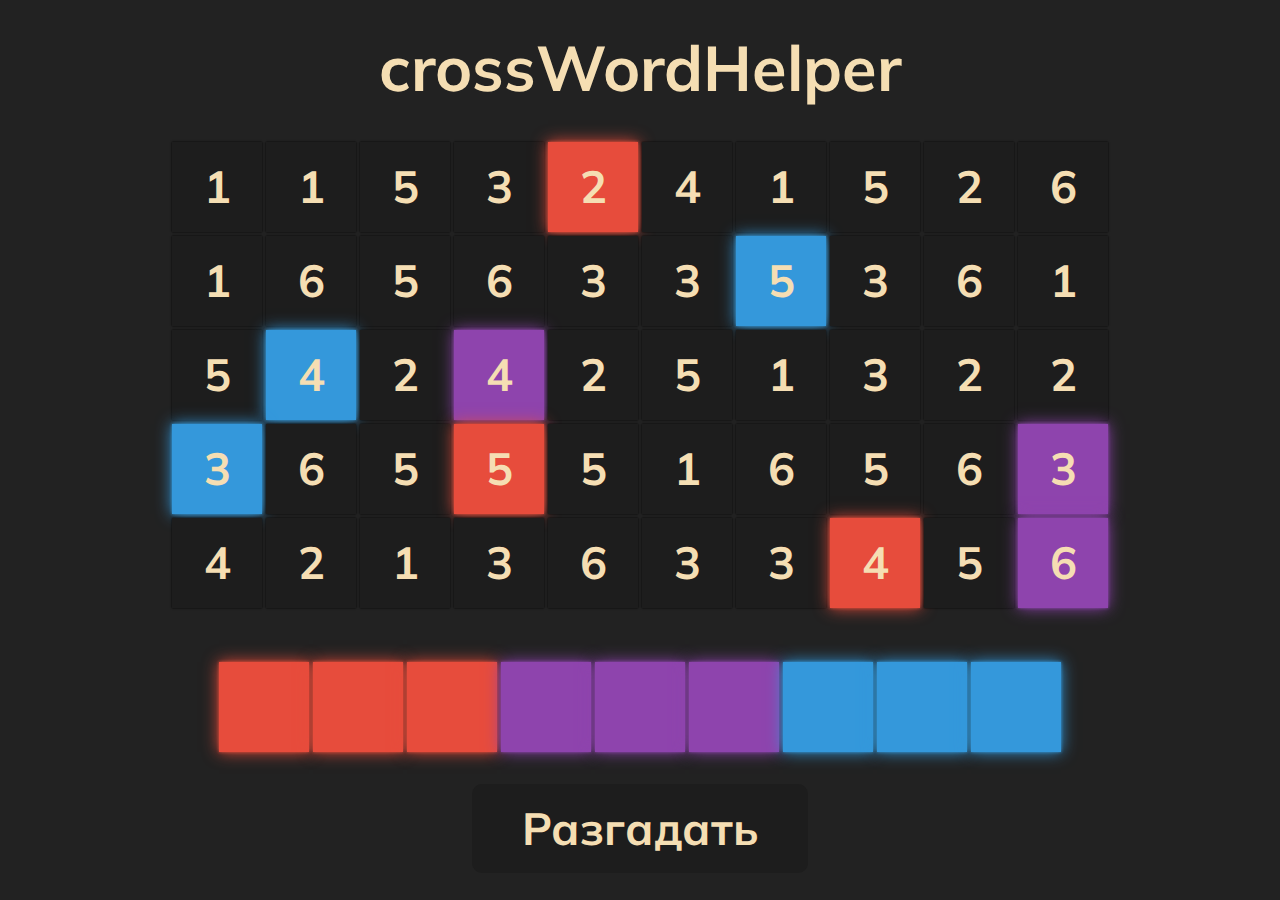
<file: src/index.html>
<!DOCTYPE html>
<html lang="en">
<head>
  <meta charset="UTF-8">
  <meta http-equiv="X-UA-Compatible" content="IE=edge">
  <meta name="viewport" content="width=device-width, initial-scale=1.0">
  <link rel="stylesheet" href="./main.css">
  <title>crossWordHelpert</title>

</head>
<body>
  <div class="spinner hidden"></div>
  <div class="container" id="board">
    <div class="crossword" id="crossword">

    </div>
  </div>
  <script src="https://code.jquery.com/jquery-3.6.1.min.js"></script>
  <script src="./client.js"></script>
</body>
</html>
</file>
<file: src/main.css>
@import url('https://fonts.googleapis.com/css?family=Muli&display=swap');

html,
body {
  height: 100%;
}

* {
  box-sizing: border-box;
}

a {
  color: inherit;
  cursor: pointer;
  text-decoration: none;
}

body {
  font-family: 'Muli', sans-serif;
  overflow: hidden;
  margin: 0;
  background: #222;
  height: 100vh;
  display: flex;
  justify-content: center;
  align-items: center;
}

.container {
  display: flex;
  align-items: center;
  justify-content: center;
  flex: 1;
  flex-wrap: wrap;
}

.crossword {
  display: flex;
  align-items: center;
  justify-content: center;
  flex-direction: column;

}

.crossword__row {
  display: flex;
  flex-direction: row;
}

.crossword__header {
  color: wheat;
  font-size: 7vh;
  font-weight: bold;
  line-height: 1.31;
  margin-bottom: 30px;
  user-select: none;
}

.crossword__final {
  margin-top: 50px;
}

.crossword__button {
  position: relative;
  color: wheat;
  font-size: 5vh;
  font-weight: bold;
  line-height: 1.31;
  margin-top: 30px;
  background: #1d1d1d;
  display: flex;
  /* width: 15vw; */
  /* height: 10vh; */
  text-align: center;
  padding: 15px 50px;
  border-radius: 10px;
  transition: .5s linear;
  cursor: pointer;
  user-select: none;
}

.crossword__button:hover {
  transition-duration: 0s;
  background: #303030;
}


.square {
  width: 10vh;
  height: 10vh;
  background: #1d1d1d;
  margin: 2px;
  box-shadow: 0 0 2px #000;
  transition: .5s linear;

  color: wheat;
  font-size: 5vh;
  font-weight: bold;
  line-height: 1.31;

  display: flex;
  align-items: center;
  justify-content: center;
  user-select: none;
}


.square:hover {
  transition-duration: 0s;
  background: #303030;
}


.spinner {
  color: white;
  display: flex;
  align-items: center;
  justify-content: center;
  min-height: 100vh;
  min-width: 100vw;
  position: fixed;
  z-index: 10;
}

.spinner:after {
  animation: changeContent .8s linear infinite;
  display: block;
  content: "⠋";
  font-size: 120px;
  position: relative;
}

.spinner:before {
  content: "";
  position: absolute;
  background: rgba(0, 0, 0, 0.956);
  width: 100%;
  height: 100%;
}

@keyframes changeContent {
  10% {
    content: "⠙";
  }

  20% {
    content: "⠹";
  }

  30% {
    content: "⠸";
  }

  40% {
    content: "⠼";
  }

  50% {
    content: "⠴";
  }

  60% {
    content: "⠦";
  }

  70% {
    content: "⠧";
  }

  80% {
    content: "⠇";
  }

  90% {
    content: "⠏";
  }
}

.hidden {
  display: none;
}
</file>
